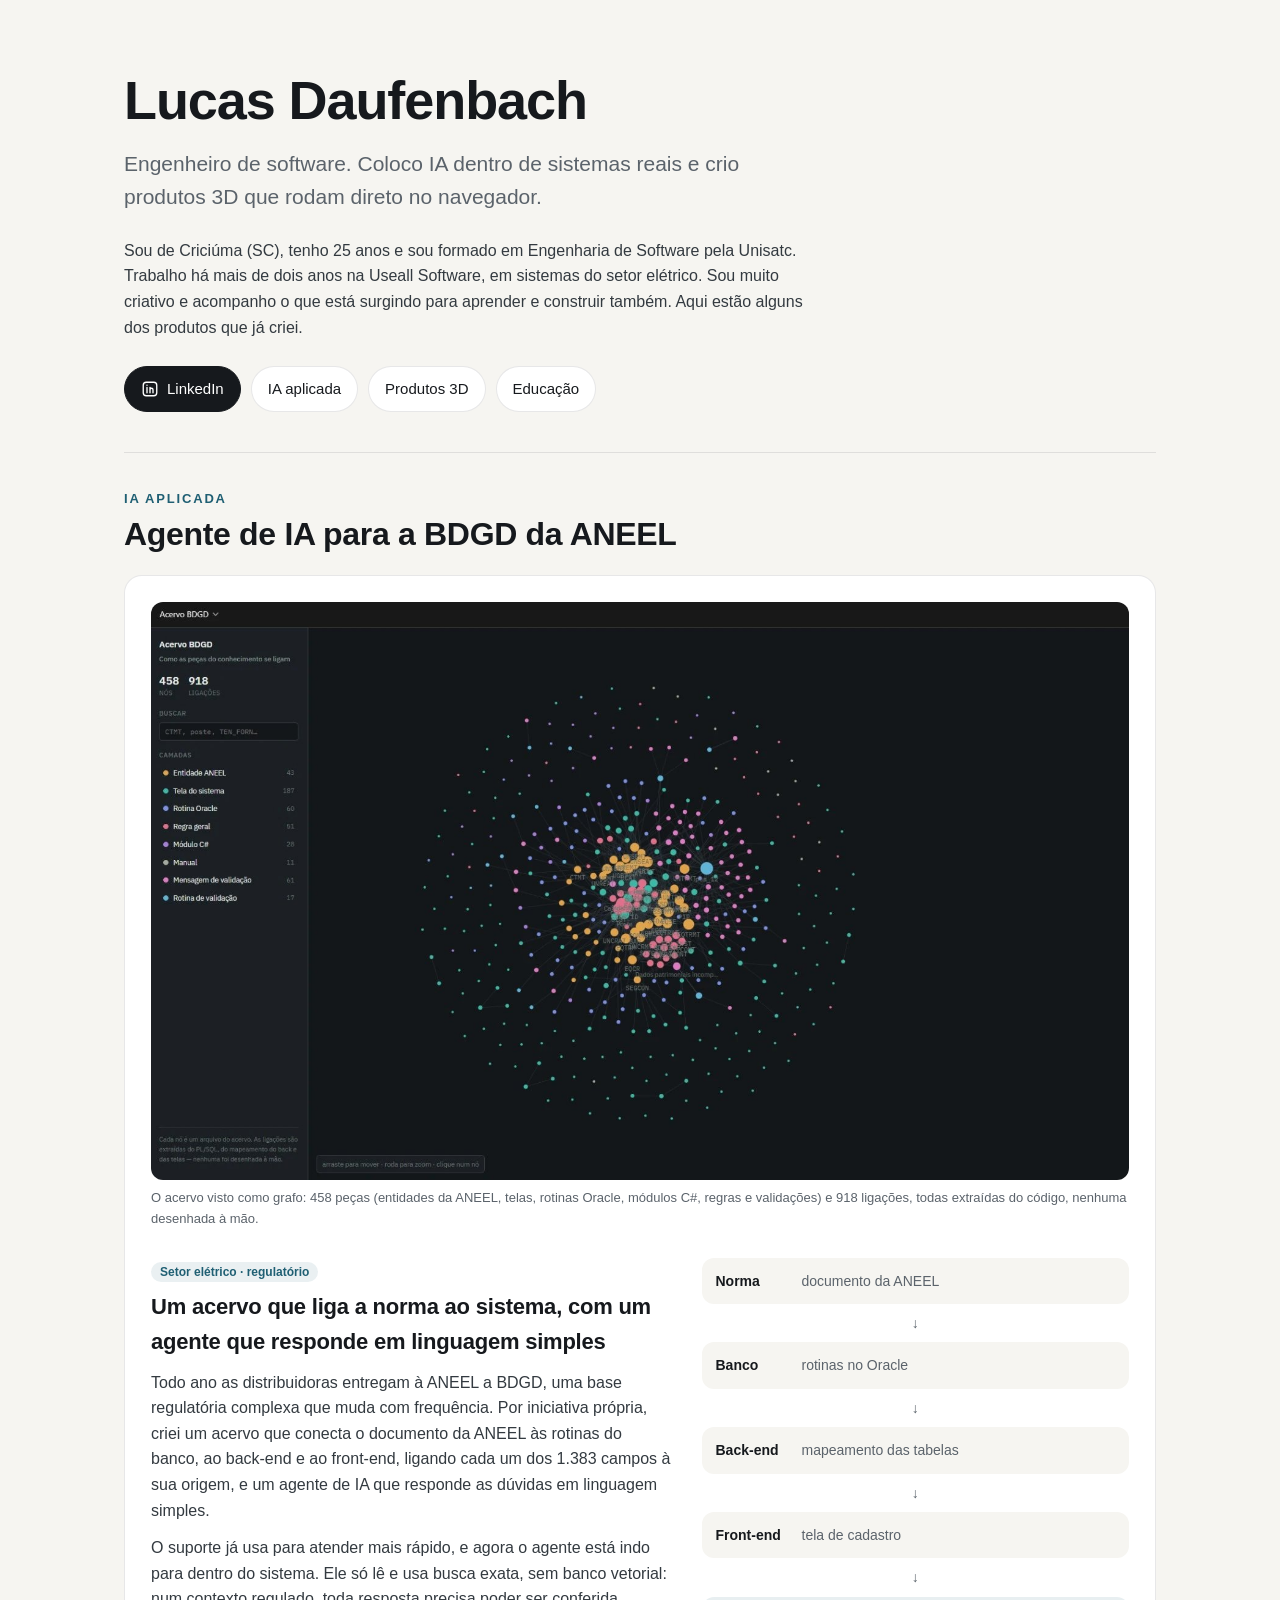
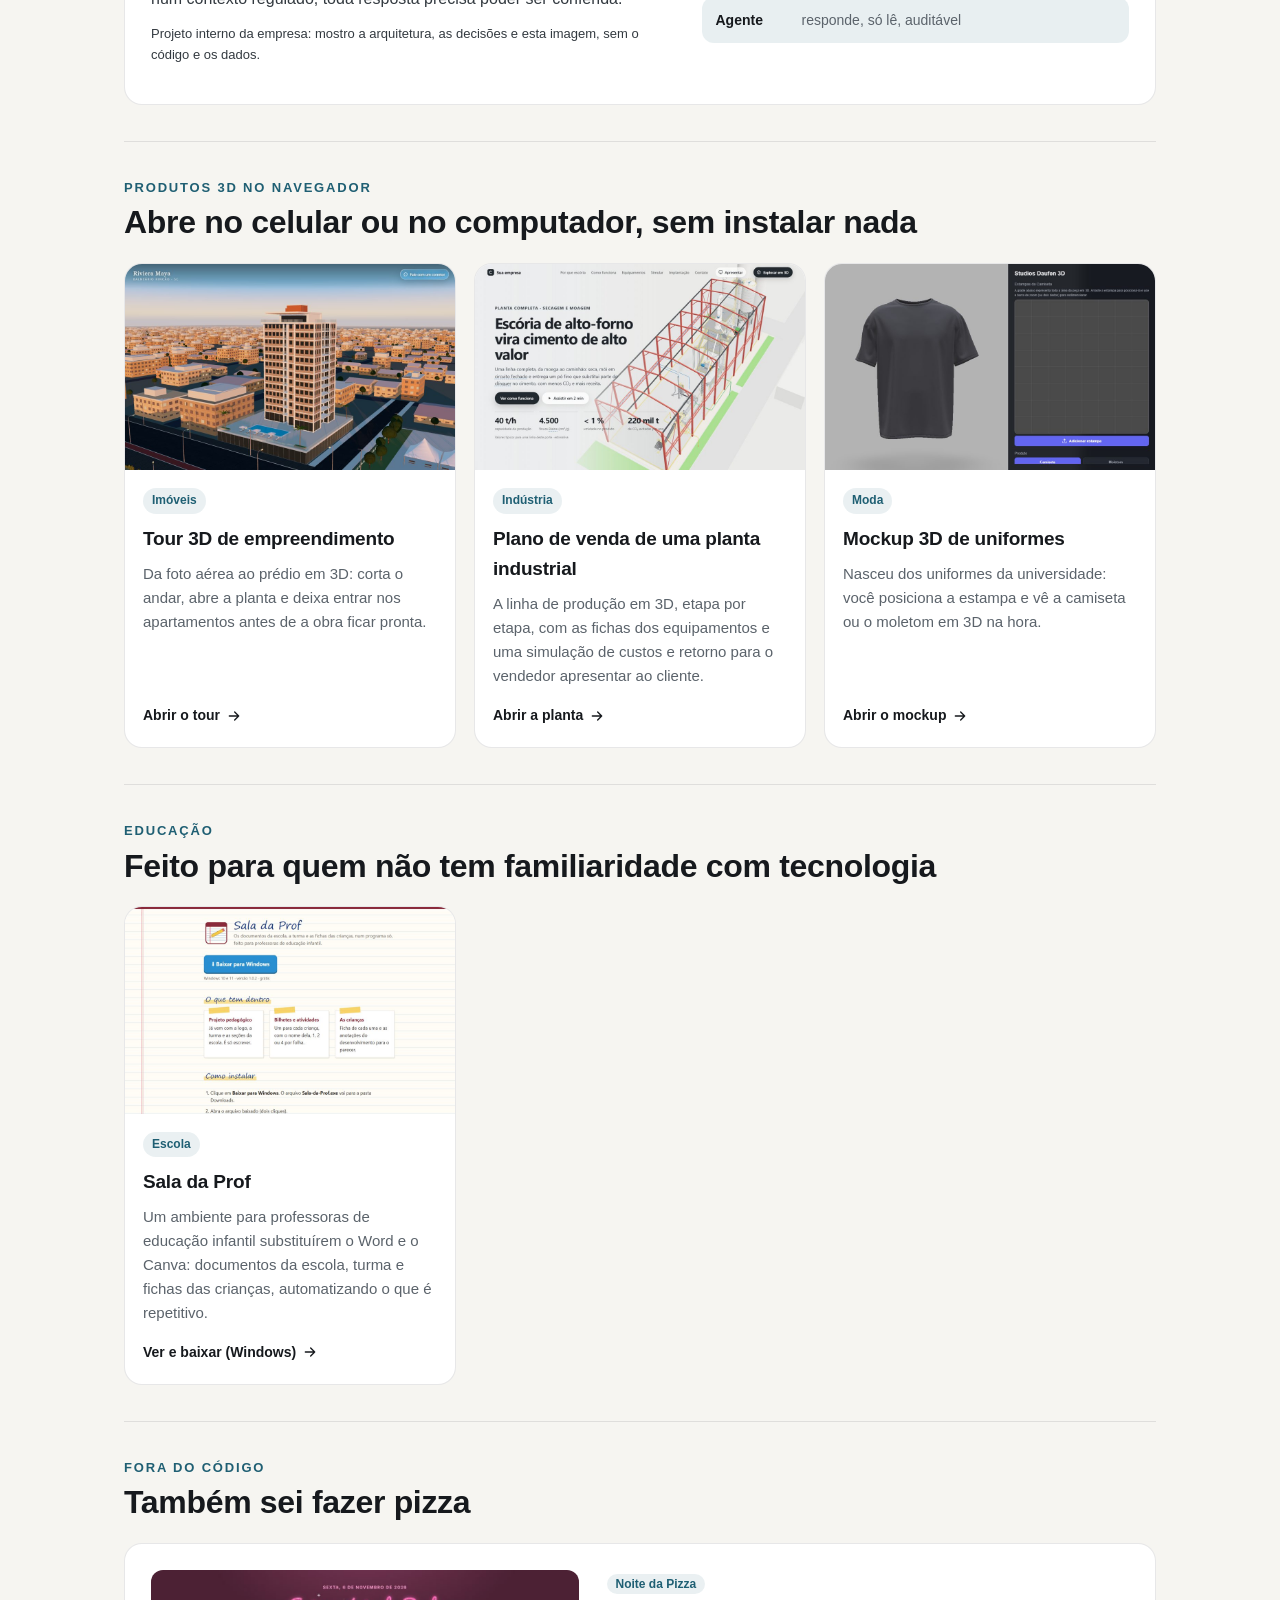
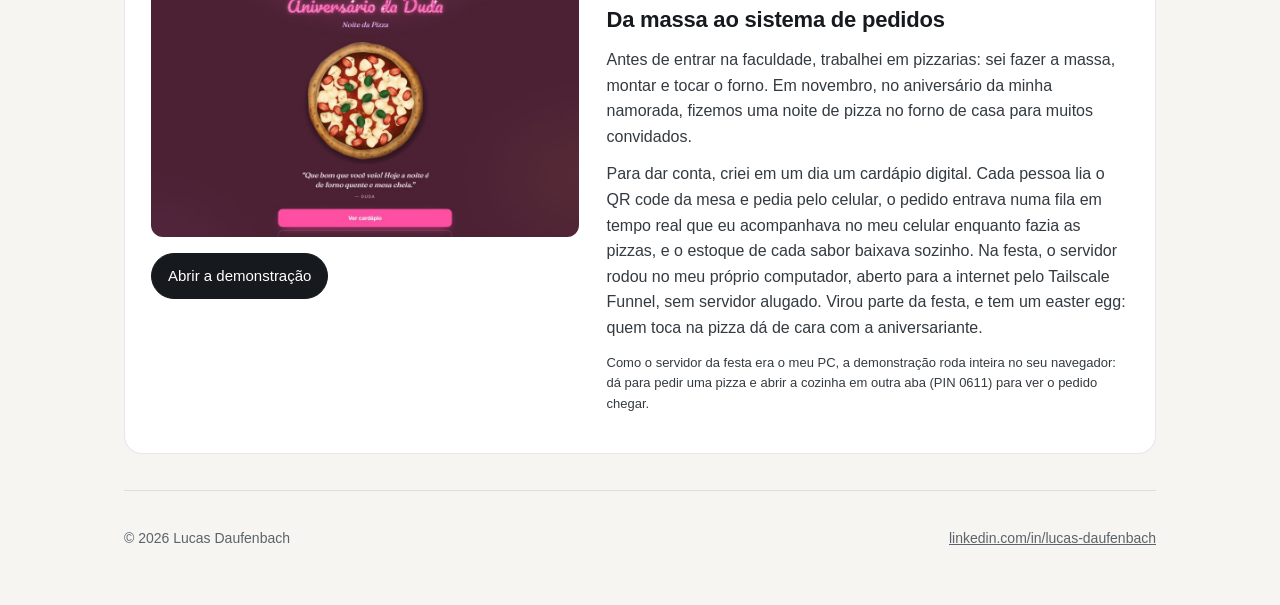
<file: index.html>
<!doctype html>
<html lang="pt-BR">
<head>
  <meta charset="utf-8" />
  <meta name="viewport" content="width=device-width, initial-scale=1, viewport-fit=cover" />
  <title>Lucas Daufenbach · Projetos</title>
  <meta name="description" content="Engenheiro de software. IA aplicada a sistemas reais e produtos 3D que rodam no navegador." />
  <meta name="theme-color" content="#f6f5f1" />
  <meta property="og:title" content="Lucas Daufenbach · Projetos" />
  <meta property="og:description" content="IA aplicada a sistemas reais e produtos 3D que rodam no navegador." />
  <meta property="og:image" content="capas/riviera.jpg" />
  <style>
    :root {
      --fundo: #f6f5f1;
      --cartao: #ffffff;
      --tinta: #16191d;
      --suave: #5b636b;
      --linha: rgba(22, 25, 29, 0.1);
      --destaque: #1f5f73; /* azul-petróleo, a única cor da página */
      --ui: -apple-system, BlinkMacSystemFont, 'SF Pro Text', 'Segoe UI', Roboto, 'Helvetica Neue', Arial, sans-serif;
    }
    * { box-sizing: border-box; }
    html { scroll-behavior: smooth; }
    body {
      margin: 0;
      background: var(--fundo);
      color: var(--tinta);
      font: 16px/1.6 var(--ui);
      -webkit-font-smoothing: antialiased;
    }
    a { color: inherit; }
    .pagina { max-width: 1080px; margin: 0 auto; padding: 0 24px; }

    /* ---------- topo ---------- */
    header.topo { padding: 72px 0 40px; display: grid; gap: 18px; }
    .nome { margin: 0; font-size: clamp(34px, 6vw, 54px); line-height: 1.05; letter-spacing: -0.02em; font-weight: 700; }
    .cargo { margin: 0; font-size: clamp(17px, 2.4vw, 21px); color: var(--suave); max-width: 640px; }
    .sobre { margin: 6px 0 0; max-width: 680px; color: #333a40; }
    .contatos { display: flex; flex-wrap: wrap; gap: 10px; margin-top: 8px; }
    .botao {
      display: inline-flex; align-items: center; gap: 8px;
      padding: 10px 16px; border-radius: 999px; border: 1px solid var(--linha);
      background: var(--cartao); text-decoration: none; font-size: 15px; font-weight: 500;
      transition: border-color 0.2s, transform 0.2s;
    }
    .botao:hover { border-color: var(--tinta); }
    .botao.cheio { background: var(--tinta); color: #fff; border-color: var(--tinta); }
    .botao svg { width: 18px; height: 18px; fill: none; stroke: currentColor; stroke-width: 1.8; stroke-linecap: round; stroke-linejoin: round; }

    /* ---------- seções ---------- */
    section { padding: 36px 0; border-top: 1px solid var(--linha); }
    .rotulo { margin: 0 0 6px; font-size: 13px; letter-spacing: 0.14em; text-transform: uppercase; color: var(--destaque); font-weight: 600; }
    h2 { margin: 0 0 22px; font-size: clamp(24px, 3.4vw, 32px); letter-spacing: -0.01em; line-height: 1.15; }

    /* ---------- cartões ---------- */
    .grade { display: grid; grid-template-columns: repeat(3, minmax(0, 1fr)); gap: 18px; }
    .cartao {
      display: flex; flex-direction: column; overflow: hidden;
      background: var(--cartao); border: 1px solid var(--linha); border-radius: 18px;
      text-decoration: none; transition: transform 0.25s ease, box-shadow 0.25s ease;
    }
    a.cartao:hover { transform: translateY(-3px); box-shadow: 0 14px 34px rgba(22, 25, 29, 0.1); }
    .cartao img { display: block; width: 100%; aspect-ratio: 16 / 10; object-fit: cover; background: #e9e7e1; }
    .corpo { display: flex; flex-direction: column; gap: 8px; padding: 18px 18px 20px; flex: 1; }
    .tag { align-self: flex-start; font-size: 12px; font-weight: 600; color: var(--destaque); background: rgba(31, 95, 115, 0.09); padding: 3px 9px; border-radius: 999px; }
    .cartao h3 { margin: 2px 0 0; font-size: 19px; letter-spacing: -0.01em; }
    .cartao p { margin: 0; color: var(--suave); font-size: 15px; }
    .abrir { margin-top: auto; padding-top: 8px; font-size: 14px; font-weight: 600; display: inline-flex; align-items: center; gap: 6px; }
    .abrir svg { width: 16px; height: 16px; fill: none; stroke: currentColor; stroke-width: 2; stroke-linecap: round; stroke-linejoin: round; transition: transform 0.2s; }
    a.cartao:hover .abrir svg { transform: translateX(3px); }

    /* projeto de IA: estudo de caso, sem link (é sistema interno da empresa) */
    .caso { display: grid; grid-template-columns: 1.1fr 0.9fr; gap: 28px; padding: 26px; background: var(--cartao); border: 1px solid var(--linha); border-radius: 18px; }
    .caso h3 { margin: 6px 0 10px; font-size: 22px; letter-spacing: -0.01em; }
    .caso p { margin: 0 0 12px; color: #333a40; }
    .camadas { display: grid; gap: 8px; align-content: start; }
    .camada { display: flex; align-items: center; gap: 12px; padding: 12px 14px; border-radius: 12px; background: var(--fundo); font-size: 14px; }
    .camada b { min-width: 74px; font-weight: 600; }
    .camada span { color: var(--suave); }
    .seta { justify-self: center; color: var(--suave); font-size: 14px; }
    .camada.agente { background: rgba(31, 95, 115, 0.1); }
    .caso.pizza { grid-template-columns: 0.9fr 1.1fr; align-items: start; }
    .pizza-lado { display: flex; flex-direction: column; align-items: flex-start; gap: 16px; }
    .pizza-lado img { display: block; width: 100%; border-radius: 12px; aspect-ratio: 16 / 10; object-fit: cover; }
    @media (max-width: 900px) { .caso.pizza { grid-template-columns: 1fr; } }
    .grafo { grid-column: 1 / -1; margin: 0; }
    .grafo img { display: block; width: 100%; border-radius: 12px; background: #1b1d20; }
    .grafo figcaption { margin-top: 8px; font-size: 13px; color: var(--suave); }
    .nota { font-size: 13px; color: var(--suave); margin-top: 4px; }

    footer { padding: 36px 0 56px; border-top: 1px solid var(--linha); color: var(--suave); font-size: 14px; display: flex; flex-wrap: wrap; justify-content: space-between; gap: 12px; }

    @media (max-width: 900px) {
      .grade { grid-template-columns: 1fr 1fr; }
      .caso { grid-template-columns: 1fr; }
    }
    @media (max-width: 600px) {
      .pagina { padding: 0 16px; }
      header.topo { padding: 48px 0 28px; }
      .grade { grid-template-columns: 1fr; }
      .caso { padding: 20px; }
    }
  </style>
</head>
<body>
  <div class="pagina">
    <header class="topo">
      <h1 class="nome">Lucas Daufenbach</h1>
      <p class="cargo">Engenheiro de software. Coloco IA dentro de sistemas reais e crio produtos 3D que rodam direto no navegador.</p>
      <p class="sobre">Sou de Criciúma (SC), tenho 25 anos e sou formado em Engenharia de Software pela Unisatc. Trabalho há mais de dois anos na Useall Software, em sistemas do setor elétrico. Sou muito criativo e acompanho o que está surgindo para aprender e construir também. Aqui estão alguns dos produtos que já criei.</p>
      <div class="contatos">
        <a class="botao cheio" href="https://www.linkedin.com/in/lucas-daufenbach" target="_blank" rel="noopener">
          <svg viewBox="0 0 24 24" aria-hidden="true"><rect x="3" y="3" width="18" height="18" rx="4"/><path d="M8 10v7M8 7v.01M12 17v-4a2 2 0 0 1 4 0v4M12 10v7"/></svg>
          LinkedIn
        </a>
        <a class="botao" href="#ia">IA aplicada</a>
        <a class="botao" href="#3d">Produtos 3D</a>
        <a class="botao" href="#educacao">Educação</a>
      </div>
    </header>

    <section id="ia">
      <p class="rotulo">IA aplicada</p>
      <h2>Agente de IA para a BDGD da ANEEL</h2>
      <div class="caso">
        <figure class="grafo">
          <img src="capas/acervo-bdgd.jpg" alt="Grafo do acervo da BDGD: 458 nós e 918 ligações entre entidades da ANEEL, telas, rotinas Oracle, módulos C#, regras e mensagens de validação" loading="lazy" />
          <figcaption>O acervo visto como grafo: 458 peças (entidades da ANEEL, telas, rotinas Oracle, módulos C#, regras e validações) e 918 ligações, todas extraídas do código, nenhuma desenhada à mão.</figcaption>
        </figure>
        <div>
          <span class="tag">Setor elétrico · regulatório</span>
          <h3>Um acervo que liga a norma ao sistema, com um agente que responde em linguagem simples</h3>
          <p>Todo ano as distribuidoras entregam à ANEEL a BDGD, uma base regulatória complexa que muda com frequência. Por iniciativa própria, criei um acervo que conecta o documento da ANEEL às rotinas do banco, ao back-end e ao front-end, ligando cada um dos 1.383 campos à sua origem, e um agente de IA que responde as dúvidas em linguagem simples.</p>
          <p>O suporte já usa para atender mais rápido, e agora o agente está indo para dentro do sistema. Ele só lê e usa busca exata, sem banco vetorial: num contexto regulado, toda resposta precisa poder ser conferida.</p>
          <p class="nota">Projeto interno da empresa: mostro a arquitetura, as decisões e esta imagem, sem o código e os dados.</p>
        </div>
        <div class="camadas" aria-label="Camadas que o acervo conecta">
          <div class="camada"><b>Norma</b><span>documento da ANEEL</span></div>
          <div class="seta">↓</div>
          <div class="camada"><b>Banco</b><span>rotinas no Oracle</span></div>
          <div class="seta">↓</div>
          <div class="camada"><b>Back-end</b><span>mapeamento das tabelas</span></div>
          <div class="seta">↓</div>
          <div class="camada"><b>Front-end</b><span>tela de cadastro</span></div>
          <div class="seta">↓</div>
          <div class="camada agente"><b>Agente</b><span>responde, só lê, auditável</span></div>
        </div>
      </div>
    </section>

    <section id="3d">
      <p class="rotulo">Produtos 3D no navegador</p>
      <h2>Abre no celular ou no computador, sem instalar nada</h2>
      <div class="grade">
        <a class="cartao" href="https://lucasdaufenbach.github.io/riviera-maya/" target="_blank" rel="noopener">
          <img src="capas/riviera.jpg" alt="Prédio Riviera Maya em 3D na orla de Balneário Rincão" loading="lazy" />
          <div class="corpo">
            <span class="tag">Imóveis</span>
            <h3>Tour 3D de empreendimento</h3>
            <p>Da foto aérea ao prédio em 3D: corta o andar, abre a planta e deixa entrar nos apartamentos antes de a obra ficar pronta.</p>
            <span class="abrir">Abrir o tour <svg viewBox="0 0 24 24" aria-hidden="true"><path d="M5 12h14M13 6l6 6-6 6"/></svg></span>
          </div>
        </a>
        <a class="cartao" href="https://lucasdaufenbach.github.io/moagem-escoria-3d/" target="_blank" rel="noopener">
          <img src="capas/planta.jpg" alt="Planta industrial de secagem e moagem em 3D" loading="lazy" />
          <div class="corpo">
            <span class="tag">Indústria</span>
            <h3>Plano de venda de uma planta industrial</h3>
            <p>A linha de produção em 3D, etapa por etapa, com as fichas dos equipamentos e uma simulação de custos e retorno para o vendedor apresentar ao cliente.</p>
            <span class="abrir">Abrir a planta <svg viewBox="0 0 24 24" aria-hidden="true"><path d="M5 12h14M13 6l6 6-6 6"/></svg></span>
          </div>
        </a>
        <a class="cartao" href="https://lucasdaufenbach.github.io/mockup3d/" target="_blank" rel="noopener">
          <img src="capas/mockup3d.jpg" alt="Camiseta em 3D com painel de estampas" loading="lazy" />
          <div class="corpo">
            <span class="tag">Moda</span>
            <h3>Mockup 3D de uniformes</h3>
            <p>Nasceu dos uniformes da universidade: você posiciona a estampa e vê a camiseta ou o moletom em 3D na hora.</p>
            <span class="abrir">Abrir o mockup <svg viewBox="0 0 24 24" aria-hidden="true"><path d="M5 12h14M13 6l6 6-6 6"/></svg></span>
          </div>
        </a>
      </div>
    </section>

    <section id="educacao">
      <p class="rotulo">Educação</p>
      <h2>Feito para quem não tem familiaridade com tecnologia</h2>
      <div class="grade">
        <a class="cartao" href="https://sala-da-prof.app-professora.workers.dev/" target="_blank" rel="noopener">
          <img src="capas/sala-da-prof.jpg" alt="Página da Sala da Prof" loading="lazy" />
          <div class="corpo">
            <span class="tag">Escola</span>
            <h3>Sala da Prof</h3>
            <p>Um ambiente para professoras de educação infantil substituírem o Word e o Canva: documentos da escola, turma e fichas das crianças, automatizando o que é repetitivo.</p>
            <span class="abrir">Ver e baixar (Windows) <svg viewBox="0 0 24 24" aria-hidden="true"><path d="M5 12h14M13 6l6 6-6 6"/></svg></span>
          </div>
        </a>
      </div>
    </section>

    <section id="pizza">
      <p class="rotulo">Fora do código</p>
      <h2>Também sei fazer pizza</h2>
      <div class="caso pizza">
        <div class="pizza-lado">
          <img src="capas/pizza.jpg" alt="Tela inicial do cardápio digital da Noite da Pizza, com uma pizza margherita" loading="lazy" />
          <a class="botao cheio" href="noite-da-pizza/" target="_blank" rel="noopener">Abrir a demonstração</a>
        </div>
        <div>
          <span class="tag">Noite da Pizza</span>
          <h3>Da massa ao sistema de pedidos</h3>
          <p>Antes de entrar na faculdade, trabalhei em pizzarias: sei fazer a massa, montar e tocar o forno. Em novembro, no aniversário da minha namorada, fizemos uma noite de pizza no forno de casa para muitos convidados.</p>
          <p>Para dar conta, criei em um dia um cardápio digital. Cada pessoa lia o QR code da mesa e pedia pelo celular, o pedido entrava numa fila em tempo real que eu acompanhava no meu celular enquanto fazia as pizzas, e o estoque de cada sabor baixava sozinho. Na festa, o servidor rodou no meu próprio computador, aberto para a internet pelo Tailscale Funnel, sem servidor alugado. Virou parte da festa, e tem um easter egg: quem toca na pizza dá de cara com a aniversariante.</p>
          <p class="nota">Como o servidor da festa era o meu PC, a demonstração roda inteira no seu navegador: dá para pedir uma pizza e abrir a cozinha em outra aba (PIN 0611) para ver o pedido chegar.</p>        </div>
      </div>
    </section>

    <footer>
      <span>© 2026 Lucas Daufenbach</span>
      <a href="https://www.linkedin.com/in/lucas-daufenbach" target="_blank" rel="noopener">linkedin.com/in/lucas-daufenbach</a>
    </footer>
  </div>
</body>
</html>
</file>
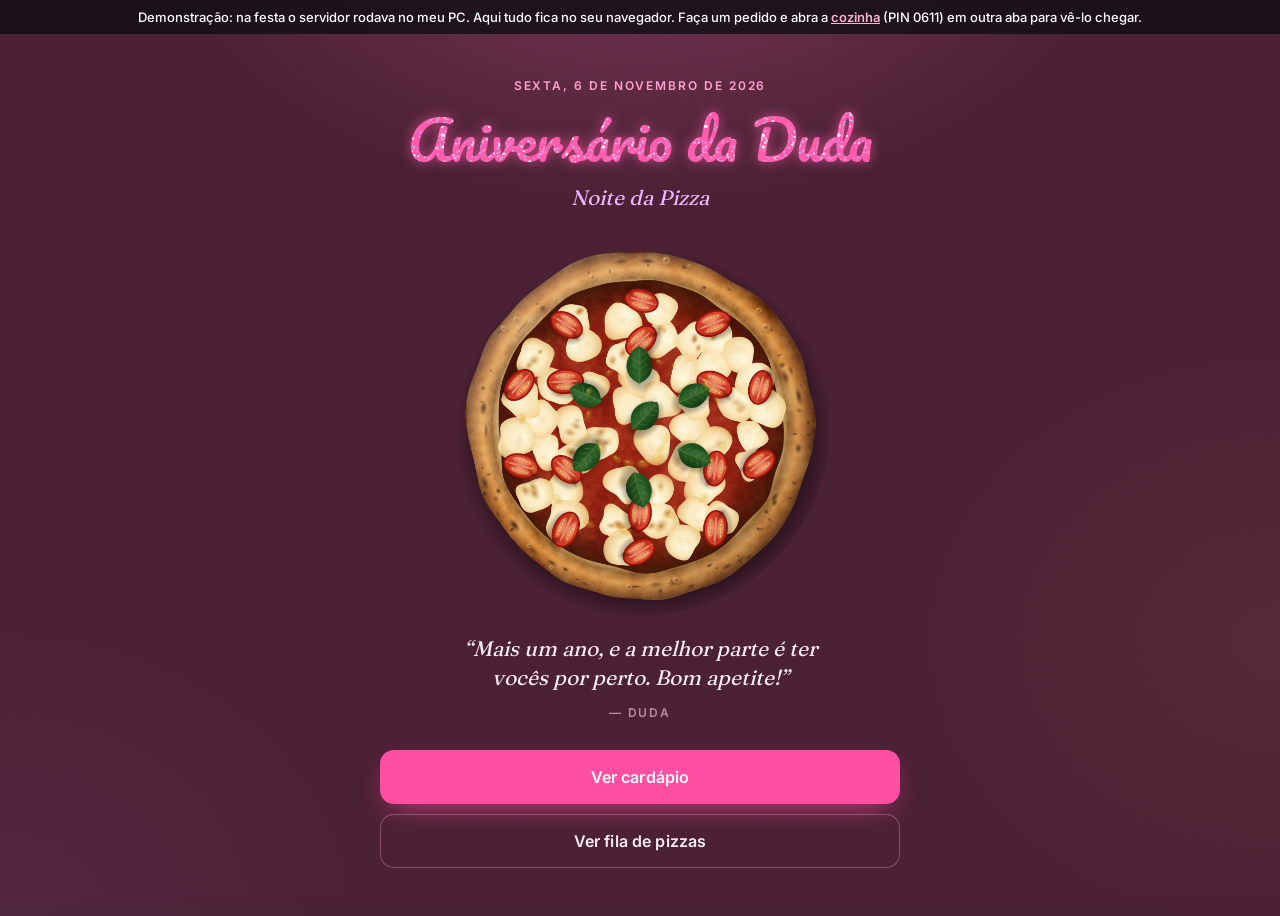
<file: noite-da-pizza/index.html>
<!doctype html>
<html lang="pt-BR">
  <head>
    <meta charset="UTF-8" />
    <meta name="viewport" content="width=device-width, initial-scale=1, viewport-fit=cover" />
    <meta name="theme-color" content="#4a2033" />
    <meta name="color-scheme" content="dark" />
    <style>html,body{background:#4a2033}</style>
    <title>Noite da Pizza da Duda</title>
    <link rel="icon" href="data:image/svg+xml,<svg xmlns='http://www.w3.org/2000/svg' viewBox='0 0 100 100'><text y='.9em' font-size='90'>🍕</text></svg>" />
    <script type="module" crossorigin src="./assets/index-CvBkHsvO.js"></script>
    <link rel="stylesheet" crossorigin href="./assets/index-D5sr0v0d.css">
  </head>
  <body>
    <div id="raiz"></div>
  </body>
</html>
</file>
<file: noite-da-pizza/assets/index-D5sr0v0d.css>
@font-face{font-family:Fraunces Variable;font-style:normal;font-display:swap;font-weight:100 900;src:url(./fraunces-vietnamese-wght-normal-CnvboYUG.woff2) format("woff2-variations");unicode-range:U+0102-0103,U+0110-0111,U+0128-0129,U+0168-0169,U+01A0-01A1,U+01AF-01B0,U+0300-0301,U+0303-0304,U+0308-0309,U+0323,U+0329,U+1EA0-1EF9,U+20AB}@font-face{font-family:Fraunces Variable;font-style:normal;font-display:swap;font-weight:100 900;src:url(./fraunces-latin-ext-wght-normal-Ca2vKHc0.woff2) format("woff2-variations");unicode-range:U+0100-02BA,U+02BD-02C5,U+02C7-02CC,U+02CE-02D7,U+02DD-02FF,U+0304,U+0308,U+0329,U+1D00-1DBF,U+1E00-1E9F,U+1EF2-1EFF,U+2020,U+20A0-20AB,U+20AD-20C0,U+2113,U+2C60-2C7F,U+A720-A7FF}@font-face{font-family:Fraunces Variable;font-style:normal;font-display:swap;font-weight:100 900;src:url(./fraunces-latin-wght-normal-ukD16Tqj.woff2) format("woff2-variations");unicode-range:U+0000-00FF,U+0131,U+0152-0153,U+02BB-02BC,U+02C6,U+02DA,U+02DC,U+0304,U+0308,U+0329,U+2000-206F,U+20AC,U+2122,U+2191,U+2193,U+2212,U+2215,U+FEFF,U+FFFD}@font-face{font-family:Inter Variable;font-style:normal;font-display:swap;font-weight:100 900;src:url(./inter-cyrillic-ext-wght-normal-BOeWTOD4.woff2) format("woff2-variations");unicode-range:U+0460-052F,U+1C80-1C8A,U+20B4,U+2DE0-2DFF,U+A640-A69F,U+FE2E-FE2F}@font-face{font-family:Inter Variable;font-style:normal;font-display:swap;font-weight:100 900;src:url(./inter-cyrillic-wght-normal-DqGufNeO.woff2) format("woff2-variations");unicode-range:U+0301,U+0400-045F,U+0490-0491,U+04B0-04B1,U+2116}@font-face{font-family:Inter Variable;font-style:normal;font-display:swap;font-weight:100 900;src:url(./inter-greek-ext-wght-normal-DlzME5K_.woff2) format("woff2-variations");unicode-range:U+1F00-1FFF}@font-face{font-family:Inter Variable;font-style:normal;font-display:swap;font-weight:100 900;src:url(./inter-greek-wght-normal-CkhJZR-_.woff2) format("woff2-variations");unicode-range:U+0370-0377,U+037A-037F,U+0384-038A,U+038C,U+038E-03A1,U+03A3-03FF}@font-face{font-family:Inter Variable;font-style:normal;font-display:swap;font-weight:100 900;src:url(./inter-vietnamese-wght-normal-CBcvBZtf.woff2) format("woff2-variations");unicode-range:U+0102-0103,U+0110-0111,U+0128-0129,U+0168-0169,U+01A0-01A1,U+01AF-01B0,U+0300-0301,U+0303-0304,U+0308-0309,U+0323,U+0329,U+1EA0-1EF9,U+20AB}@font-face{font-family:Inter Variable;font-style:normal;font-display:swap;font-weight:100 900;src:url(./inter-latin-ext-wght-normal-DO1Apj_S.woff2) format("woff2-variations");unicode-range:U+0100-02BA,U+02BD-02C5,U+02C7-02CC,U+02CE-02D7,U+02DD-02FF,U+0304,U+0308,U+0329,U+1D00-1DBF,U+1E00-1E9F,U+1EF2-1EFF,U+2020,U+20A0-20AB,U+20AD-20C0,U+2113,U+2C60-2C7F,U+A720-A7FF}@font-face{font-family:Inter Variable;font-style:normal;font-display:swap;font-weight:100 900;src:url(./inter-latin-wght-normal-Dx4kXJAl.woff2) format("woff2-variations");unicode-range:U+0000-00FF,U+0131,U+0152-0153,U+02BB-02BC,U+02C6,U+02DA,U+02DC,U+0304,U+0308,U+0329,U+2000-206F,U+20AC,U+2122,U+2191,U+2193,U+2212,U+2215,U+FEFF,U+FFFD}@font-face{font-family:Pacifico;font-style:normal;font-display:swap;font-weight:400;src:url(./pacifico-cyrillic-ext-400-normal-BuyJL26e.woff2) format("woff2"),url(./pacifico-cyrillic-ext-400-normal-BH1b5rOk.woff) format("woff");unicode-range:U+0460-052F,U+1C80-1C8A,U+20B4,U+2DE0-2DFF,U+A640-A69F,U+FE2E-FE2F}@font-face{font-family:Pacifico;font-style:normal;font-display:swap;font-weight:400;src:url(./pacifico-cyrillic-400-normal-DS5_g9Hw.woff2) format("woff2"),url(./pacifico-cyrillic-400-normal-BtlfDWif.woff) format("woff");unicode-range:U+0301,U+0400-045F,U+0490-0491,U+04B0-04B1,U+2116}@font-face{font-family:Pacifico;font-style:normal;font-display:swap;font-weight:400;src:url(./pacifico-vietnamese-400-normal-CNs27uJ4.woff2) format("woff2"),url(./pacifico-vietnamese-400-normal-CLnUcRoK.woff) format("woff");unicode-range:U+0102-0103,U+0110-0111,U+0128-0129,U+0168-0169,U+01A0-01A1,U+01AF-01B0,U+0300-0301,U+0303-0304,U+0308-0309,U+0323,U+0329,U+1EA0-1EF9,U+20AB}@font-face{font-family:Pacifico;font-style:normal;font-display:swap;font-weight:400;src:url(./pacifico-latin-ext-400-normal-Ba3kv-va.woff2) format("woff2"),url(./pacifico-latin-ext-400-normal-nyRvH6_c.woff) format("woff");unicode-range:U+0100-02BA,U+02BD-02C5,U+02C7-02CC,U+02CE-02D7,U+02DD-02FF,U+0304,U+0308,U+0329,U+1D00-1DBF,U+1E00-1E9F,U+1EF2-1EFF,U+2020,U+20A0-20AB,U+20AD-20C0,U+2113,U+2C60-2C7F,U+A720-A7FF}@font-face{font-family:Pacifico;font-style:normal;font-display:swap;font-weight:400;src:url(./pacifico-latin-400-normal-7HIToT7q.woff2) format("woff2"),url(./pacifico-latin-400-normal-DArfF-vd.woff) format("woff");unicode-range:U+0000-00FF,U+0131,U+0152-0153,U+02BB-02BC,U+02C6,U+02DA,U+02DC,U+0304,U+0308,U+0329,U+2000-206F,U+20AC,U+2122,U+2191,U+2193,U+2212,U+2215,U+FEFF,U+FFFD}:root{--fundo: #120d0b;--fundo-2: #1a1411;--superficie: #201915;--linha: rgb(255 236 214 / .09);--linha-forte: rgb(255 236 214 / .16);--texto: #f4ebdf;--texto-2: #b9a998;--texto-3: #85766a;--ocre: #e2a54e;--ocre-claro: #f2c987;--tomate: #d4462f;--tomate-escuro: #a83220;--verde: #8fbf7a;--serifa: "Fraunces Variable", Georgia, serif;--sans: "Inter Variable", system-ui, -apple-system, sans-serif;color-scheme:dark}*{box-sizing:border-box}html,body{margin:0;max-width:100%;overflow-x:clip;-webkit-text-size-adjust:100%}img,canvas,svg{max-width:100%}body{font-family:var(--sans);color:var(--texto);background:var(--fundo);-webkit-tap-highlight-color:transparent;-webkit-font-smoothing:antialiased}a{color:var(--ocre-claro)}button{font:inherit;cursor:pointer}h1,h2,h3{font-family:var(--serifa);font-weight:500;line-height:1.08;margin:0;font-variation-settings:"opsz" 144,"SOFT" 30}.tema-convidado{--fundo: #4a2033;--fundo-2: #552539;--superficie: #5c2a40;--linha: rgb(255 220 236 / .13);--linha-forte: rgb(255 220 236 / .24);--texto-2: #e3c6d2;--texto-3: #c39aab;min-height:100dvh;overflow-x:clip;background:radial-gradient(700px 460px at 50% -120px,rgb(255 120 185 / .28),transparent 70%),radial-gradient(520px 420px at 100% 70%,rgb(226 165 78 / .07),transparent 70%),radial-gradient(520px 420px at 0% 100%,rgb(201 160 255 / .06),transparent 70%),var(--fundo)}.tema-convidado:before{content:"";position:fixed;top:0;right:0;bottom:0;left:0;pointer-events:none;opacity:.07;background-image:url("data:image/svg+xml,%3Csvg xmlns='http://www.w3.org/2000/svg' width='160' height='160'%3E%3Cfilter id='n'%3E%3CfeTurbulence type='fractalNoise' baseFrequency='0.85' numOctaves='2' stitchTiles='stitch'/%3E%3C/filter%3E%3Crect width='100%25' height='100%25' filter='url(%23n)'/%3E%3C/svg%3E");mix-blend-mode:overlay;z-index:0}.tema-convidado>*{position:relative;z-index:1}.pagina{max-width:560px;margin:0 auto;padding:0 20px calc(40px + env(safe-area-inset-bottom))}.aviso-conexao{position:fixed;top:0;left:0;right:0;z-index:70;background:#3a2a1f;color:var(--ocre-claro);font-size:13px;text-align:center;padding:calc(6px + env(safe-area-inset-top)) 12px 6px}.sobretitulo{margin:0 0 10px;font-size:12px;font-weight:600;letter-spacing:.16em;text-transform:uppercase;color:var(--ocre)}.nota{font-size:13px;line-height:1.5;color:var(--texto-3)}.vazio{color:var(--texto-2);padding:8px 0}.erro{color:#ff8f7a;font-weight:600}.acoes{display:flex;flex-direction:column;gap:10px;margin:8px 0}.botao{display:flex;align-items:center;justify-content:center;min-height:54px;padding:0 24px;border-radius:14px;border:0;font-weight:600;font-size:16px;letter-spacing:.01em;text-decoration:none;transition:transform .12s ease,background .2s}.botao:active{transform:scale(.98)}.botao:disabled{opacity:.55}.botao-principal{background:var(--tomate);color:#fff;box-shadow:0 10px 30px -12px #d4462fcc}.botao-contorno{background:transparent;color:var(--texto);box-shadow:inset 0 0 0 1px var(--linha-forte)}.botao-texto{border:0;background:none;color:var(--texto-2);font-size:14px;padding:10px 14px}.largo{width:100%}.capa{text-align:center;padding-top:calc(44px + env(safe-area-inset-top))}.titulo-glitter{position:relative;display:inline-block;font-family:Pacifico,cursive;font-weight:400;font-variation-settings:normal;font-size:clamp(24px,9.4vw,54px);line-height:1.35;white-space:nowrap}.glitter-texto{display:inline-block;padding:0 .12em;color:transparent;background-color:#ff8cc6;background-size:160px 160px;-webkit-background-clip:text;background-clip:text;filter:drop-shadow(0 0 6px rgb(255 92 173 / .65));animation:purpurina 6s linear infinite}@keyframes purpurina{to{background-position:160px 80px}}.brilhos{position:absolute;top:0;right:0;bottom:0;left:0;pointer-events:none}.estrela{position:absolute;background:#fff;clip-path:polygon(50% 0,60% 40%,100% 50%,60% 60%,50% 100%,40% 60%,0 50%,40% 40%);filter:drop-shadow(0 0 3px #ffb3e6);opacity:0;animation:piscar 1.8s ease-in-out infinite}@keyframes piscar{0%,to{opacity:0;transform:scale(.2) rotate(0)}50%{opacity:1;transform:scale(1) rotate(90deg)}}.virar{display:block;width:min(84vw,380px);aspect-ratio:1;margin:26px auto 18px;padding:0;border:0;background:none;perspective:1200px;-webkit-tap-highlight-color:transparent}.virar-miolo{position:relative;display:block;width:100%;height:100%;transform-style:preserve-3d;transition:transform .8s cubic-bezier(.3,1.35,.5,1)}.virar.virada .virar-miolo{transform:rotateY(180deg)}.face{position:absolute;top:0;right:0;bottom:0;left:0;display:block;border-radius:50%;overflow:hidden;-webkit-backface-visibility:hidden;backface-visibility:hidden}.face.verso{transform:rotateY(180deg);overflow:visible}.face.frente,.face.verso{transition:visibility 0s linear .11s}.face.verso,.virar.virada .face.frente{visibility:hidden}.virar.virada .face.verso{visibility:visible}.duda-flutua{position:absolute;top:2%;right:2%;bottom:2%;left:2%;display:block;animation:flutuar 3.2s ease-in-out infinite}.duda-recorte{display:block;width:100%;height:100%;object-fit:contain;user-select:none;-webkit-user-select:none;filter:drop-shadow(0 0 2px #fff) drop-shadow(0 0 6px #ff5cad) drop-shadow(0 0 16px rgb(201 160 255 / .8))}.foto-vazia{position:absolute;top:4%;right:4%;bottom:4%;left:4%;display:flex;align-items:center;justify-content:center;border-radius:50%;background:#4a1240;color:#ffd1ec;font-family:Pacifico,cursive;font-size:24px}@keyframes flutuar{50%{transform:translateY(-8px)}}.home-pizza-pagina .sobretitulo{color:#ff9fd2}.home-pizza-pagina .capa-sub{color:#e9b6ff}.home-pizza-pagina .recado blockquote{color:#fbeef5}.home-pizza-pagina .recado figcaption{color:#b98aa5}.home-pizza-pagina .botao-principal{background:#ff4fa3;color:#fff;box-shadow:0 10px 30px -12px #ff4fa3d9}.home-pizza-pagina .botao-contorno{color:#fbeef5;box-shadow:inset 0 0 0 1px #ff9fd259}.tema-convidado:after{content:"";position:fixed;top:0;right:0;bottom:0;left:0;pointer-events:none;z-index:0;opacity:0;transition:opacity .7s ease;background:radial-gradient(520px 420px at 15% 8%,rgb(255 92 173 / .45),transparent 70%),radial-gradient(520px 460px at 90% 40%,rgb(201 160 255 / .38),transparent 70%),radial-gradient(600px 500px at 30% 100%,rgb(154 215 255 / .25),transparent 70%),linear-gradient(180deg,#3a0d33,#24081f)}.home-duda .tema-convidado:after{opacity:1}.home-duda-pagina{position:relative}.brilhos-tela{position:fixed;z-index:0}.home-duda-pagina .sobretitulo{color:#ffd1ec}.home-duda-pagina .capa-sub{color:#ffb3e6}.home-duda-pagina .recado blockquote{color:#fff3fa}.home-duda-pagina .recado figcaption{color:#ff9fd2}.home-duda-pagina .botao-principal{background:linear-gradient(100deg,#ff5cad,#e08cff 55%,#9ad7ff);color:#3a0d33;box-shadow:0 10px 34px -10px #ff5cade6}.home-duda-pagina .botao-contorno{color:#ffe3f3;box-shadow:inset 0 0 0 1.5px #ffb3e699}.sobretitulo,.capa-sub,.recado,.recado blockquote,.recado figcaption,.botao{transition:color .5s,background .5s,box-shadow .5s,transform .12s ease}.capa-sub{margin:8px 0 0;font-family:var(--serifa);font-style:italic;font-size:21px;color:var(--ocre-claro)}.capa-pizza{width:min(84vw,380px);aspect-ratio:1;margin:26px auto 18px}.pizza-img{display:block;width:100%;height:auto;user-select:none;-webkit-user-select:none}.girando{animation:girar 90s linear infinite}.capa-pizza,.linha-mini,.pedido-foto,.estoque-foto,.enviado-pizza{border-radius:50%;overflow:hidden}@keyframes girar{to{transform:rotate(360deg)}}.recado{margin:0 auto 30px;max-width:400px}.recado blockquote{margin:0;font-family:var(--serifa);font-style:italic;font-size:21px;line-height:1.4;color:var(--texto)}.recado blockquote:before{content:"“"}.recado blockquote:after{content:"”"}.recado figcaption{margin-top:12px;font-size:12px;font-weight:600;letter-spacing:.16em;text-transform:uppercase;color:var(--texto-3)}.recado figcaption:before{content:"— "}.massa{margin-top:48px;padding-top:36px;border-top:1px solid var(--linha)}.massa h2{font-size:34px;margin-bottom:14px}.massa h3{font-family:var(--sans);font-size:12px;font-weight:600;letter-spacing:.16em;text-transform:uppercase;color:var(--texto-3);margin:26px 0 10px}.massa p{line-height:1.65;color:var(--texto-2);margin:0 0 12px}.massa-frase{font-family:var(--serifa);font-style:italic;font-size:20px;color:var(--texto)!important;margin-top:18px!important}.lista-base{list-style:none;padding:0;margin:0 0 10px}.lista-base li{padding:11px 0;border-bottom:1px solid var(--linha);color:var(--texto)}.topo{position:sticky;top:0;z-index:10;display:grid;grid-template-columns:40px 1fr auto;align-items:center;gap:10px;margin:0 -20px;padding:calc(10px + env(safe-area-inset-top)) 20px 10px;background:#4a2033db;backdrop-filter:blur(14px);-webkit-backdrop-filter:blur(14px);border-bottom:1px solid var(--linha)}.topo-voltar{display:grid;place-items:center;width:40px;height:40px;border-radius:12px;color:var(--texto);box-shadow:inset 0 0 0 1px var(--linha-forte)}.topo-titulo{font-weight:600;font-size:15px;color:var(--texto-2)}.link-topo{font-weight:600;font-size:14px;text-decoration:none;padding:9px 14px;border-radius:12px;color:var(--texto);box-shadow:inset 0 0 0 1px var(--linha-forte)}.cabecalho{padding:26px 0 8px}.cabecalho h1{font-size:38px;letter-spacing:-.02em}.cabecalho p{margin:10px 0 0;line-height:1.55;color:var(--texto-2);font-size:15px}.menu{list-style:none;padding:0;margin:14px 0 0}.menu li{border-top:1px solid var(--linha)}.menu li:last-child{border-bottom:1px solid var(--linha)}.menu-item{display:grid;grid-template-columns:112px 1fr;gap:18px;align-items:center;padding:18px 0;color:inherit;text-decoration:none}.menu-foto{width:112px;height:112px}.menu-texto h2{font-size:23px;letter-spacing:-.01em}.menu-ingredientes{margin:6px 0 10px;font-size:14px;line-height:1.45;color:var(--texto-2)}.menu-meta{margin:0;display:flex;flex-wrap:wrap;gap:4px 14px;font-size:13px;font-weight:600}.meta-ok{color:var(--verde)}.meta-esgotado{color:var(--texto-3);text-transform:uppercase;letter-spacing:.1em}.meta-fila{color:var(--ocre)}.menu li.esgotado .menu-foto{filter:grayscale(1) brightness(.55)}.menu li.esgotado h2,.menu li.esgotado .menu-ingredientes{color:var(--texto-3)}.montagem{margin:0 -20px;padding:18px 20px 4px}.montagem-palco{width:min(100%,440px);aspect-ratio:1;margin:0 auto}.pizza-cena{display:block;width:100%;height:100%}.sequencia{max-width:440px;margin:16px auto 0;display:grid;grid-template-columns:1fr auto;grid-template-areas:"barra barra" "legenda botao";align-items:end;gap:12px 12px}.sequencia-barra{grid-area:barra;display:flex;gap:4px}.sequencia-barra span{position:relative;flex:1;height:3px;border-radius:2px;background:var(--linha-forte);overflow:hidden}.sequencia-barra span:after{content:"";position:absolute;top:0;right:0;bottom:0;left:0;background:var(--ocre-claro);transform:scaleX(0);transform-origin:left}.sequencia-barra span.feita:after{transform:scaleX(1)}.sequencia-barra span.atual:after{animation:encher var(--dur, .6s) linear forwards}.sequencia-barra span.forno:after{background:#ff8a3d}@keyframes encher{to{transform:scaleX(1)}}.sequencia-legenda{grid-area:legenda;min-height:50px;display:flex;flex-direction:column;justify-content:flex-end}.sequencia-num{font-size:11px;font-weight:600;letter-spacing:.16em;text-transform:uppercase;color:var(--texto-3)}.sequencia-nome{margin-top:3px;font-family:var(--serifa);font-size:21px;line-height:1.2;color:var(--texto);animation:legenda .25s ease}@keyframes legenda{0%{opacity:0;transform:translateY(6px)}}.sequencia-botao{grid-area:botao;padding:6px 0 4px 10px;white-space:nowrap}.sabor-info h1{font-size:40px;letter-spacing:-.02em;margin:18px 0 8px}.sabor-descricao{font-size:17px;line-height:1.55;color:var(--texto-2);margin:0 0 12px}.ingredientes{display:grid;grid-template-columns:1fr 1fr;gap:24px;margin:26px 0 20px;padding-top:20px;border-top:1px solid var(--linha)}.ingredientes h3{font-family:var(--sans);font-size:12px;font-weight:600;letter-spacing:.16em;text-transform:uppercase;color:var(--texto-3);margin-bottom:10px}.ingredientes ul{list-style:none;margin:0;padding:0;line-height:1.5;color:var(--texto-2)}.ingredientes li{padding:3px 0}.lista-destaque li{color:var(--texto);font-weight:500}.aviso-suave{padding:14px 16px;border-radius:14px;background:#e2a54e1a;box-shadow:inset 0 0 0 1px #e2a54e40;color:var(--ocre-claro);line-height:1.5;font-size:15px}.barra-pedido{position:sticky;bottom:0;margin:0 -20px;padding:14px 20px calc(14px + env(safe-area-inset-bottom));background:linear-gradient(rgb(74 32 51 / 0),var(--fundo) 35%)}.limite{margin:0;padding:14px 16px;border-radius:14px;background:var(--superficie);color:var(--texto-2);text-align:center;line-height:1.5}.folha-fundo{position:fixed;top:0;right:0;bottom:0;left:0;z-index:40;display:flex;align-items:flex-end;justify-content:center;background:#0009;animation:aparecer .15s ease}.folha{width:100%;max-width:560px;padding:26px 22px calc(22px + env(safe-area-inset-bottom));background:var(--fundo-2);border-radius:22px 22px 0 0;box-shadow:0 -1px 0 var(--linha-forte);animation:subir .22s cubic-bezier(.2,.9,.3,1.05)}.folha h2{font-size:26px;margin-bottom:8px}.folha p{line-height:1.55;color:var(--texto-2)}@keyframes aparecer{0%{opacity:0}}@keyframes subir{0%{transform:translateY(40%)}}.enviado{max-width:560px;margin:0 auto;min-height:100dvh;padding:calc(30px + env(safe-area-inset-top)) 20px calc(30px + env(safe-area-inset-bottom));display:flex;flex-direction:column;justify-content:center;text-align:center;animation:aparecer .4s ease}.enviado-pizza{width:min(78vw,340px);margin:0 auto 24px;animation:pousar .7s cubic-bezier(.2,.9,.3,1.05)}@keyframes pousar{0%{transform:scale(.85) rotate(-25deg);opacity:0}}.enviado h2{font-size:40px}.enviado-texto{font-size:18px;color:var(--texto-2);margin:10px 0 26px}.enviado-texto strong{font-family:var(--serifa);font-size:1.5em;color:var(--ocre-claro);font-weight:500}.secao-titulo{font-family:var(--sans);font-size:12px;font-weight:600;text-transform:uppercase;letter-spacing:.16em;color:var(--texto-3);margin:28px 0 8px}.contador-geral{margin:22px 0 0;color:var(--texto-2)}.contador-geral strong{color:var(--texto)}.lista-fila{list-style:none;padding:0;margin:0}.linha-fila{display:grid;grid-template-columns:56px 1fr auto;gap:14px;align-items:center;padding:12px 0;border-bottom:1px solid var(--linha)}.linha-mini{width:56px;height:56px}.linha-texto strong{display:block;font-family:var(--serifa);font-weight:500;font-size:19px}.linha-sub{font-size:13px;color:var(--texto-3)}.seu-pedido{display:inline-block;margin-left:8px;font-size:11px;font-weight:600;text-transform:uppercase;letter-spacing:.1em;color:var(--verde)}.linha-forno{margin:4px -12px;padding:12px;border-radius:16px;border-bottom:0;background:linear-gradient(110deg,#ff8a3d29,#ff8a3d0a);box-shadow:inset 0 0 0 1px #ff8a3d59}.linha-forno .linha-mini{animation:girar 14s linear infinite}.no-forno{font-size:12px;font-weight:600;letter-spacing:.1em;text-transform:uppercase;color:#ffab70}.selo-saiu{font-size:12px;font-weight:600;padding:5px 10px;border-radius:999px;background:var(--tomate);color:#fff}.botao-mini{border:0;border-radius:10px;padding:8px 12px;background:transparent;box-shadow:inset 0 0 0 1px var(--linha-forte);font-weight:600;font-size:13px;color:var(--texto-2)}.botao-mini.perigo{background:var(--tomate);box-shadow:none;color:#fff}.confirma-cancelar{display:flex;gap:6px}.encerrado{margin:24px 0;padding:24px;border-radius:18px;background:var(--superficie);text-align:center}.encerrado p{font-family:var(--serifa);font-size:24px;margin:0}.carregando{min-height:80dvh;display:grid;place-content:center;justify-items:center;gap:14px;color:var(--texto-3)}.carregando-anel{width:34px;height:34px;border-radius:50%;border:2px solid var(--linha-forte);border-top-color:var(--ocre);animation:girar .9s linear infinite}@media (prefers-reduced-motion: reduce){*,*:before,*:after{animation:none!important;transition:none!important}}.tema-cozinha{min-height:100dvh;background:radial-gradient(1000px 500px at 30% -200px,rgb(226 165 78 / .1),transparent 70%),var(--fundo);color:var(--texto)}.tema-cozinha .carregando{color:var(--texto-3)}.cozinha-pin{min-height:100dvh;display:flex;flex-direction:column;align-items:center;justify-content:center;padding:24px}.cozinha-pin h1{font-size:48px}.cozinha-pin>p:not(.sobretitulo){color:var(--texto-2);margin:8px 0 0}.pin-pontos{display:flex;gap:18px;margin:24px 0}.pin-pontos span{width:16px;height:16px;border-radius:50%;box-shadow:inset 0 0 0 2px var(--ocre);transition:background .15s}.pin-pontos .cheio{background:var(--ocre)}.teclado{display:grid;grid-template-columns:repeat(3,92px);gap:14px}.teclado button{height:92px;border-radius:50%;border:0;background:var(--superficie);box-shadow:inset 0 0 0 1px var(--linha);color:var(--texto);font-family:var(--serifa);font-size:34px}.teclado button:active{background:#33281f}.cozinha{padding:20px 24px 40px;font-size:17px}.cozinha-topo{display:flex;align-items:flex-end;justify-content:space-between;gap:16px;flex-wrap:wrap;margin-bottom:18px}.cozinha-total{font-size:17px;color:var(--texto-2)}.cozinha-total strong{font-family:var(--serifa);font-weight:500;font-size:46px;line-height:1;color:var(--texto);margin-right:6px}.cozinha-sub{display:block;margin-top:6px;font-size:14px;color:var(--texto-3)}.cozinha-ferramentas{display:flex;gap:8px;flex-wrap:wrap}.botao-coz{min-height:52px;padding:0 18px;border-radius:14px;border:0;background:var(--superficie);color:var(--texto);font-weight:600;font-size:15px;box-shadow:inset 0 0 0 1px var(--linha-forte)}.botao-coz.discreto{background:transparent;color:var(--texto-2)}.botao-coz.perigo{background:var(--tomate);color:#fff;box-shadow:none}.faixa-som{width:100%;min-height:52px;margin-bottom:16px;border:0;border-radius:14px;background:#e2a54e24;box-shadow:inset 0 0 0 1px #e2a54e66;color:var(--ocre-claro);font-weight:600;font-size:16px}.novo-pedido{position:fixed;bottom:24px;left:50%;z-index:30;translate:-50% 0;padding:18px 28px;border-radius:18px;background:var(--ocre-claro);color:#1a120e;font-size:22px;white-space:nowrap;box-shadow:0 24px 50px -12px #000000b3;animation:novo .45s cubic-bezier(.2,1.5,.4,1)}.novo-pedido strong{font-family:var(--serifa);font-weight:600}.novo-pedido span{opacity:.6;font-size:.8em}@keyframes novo{0%{transform:translateY(60px) scale(.9);opacity:0}}.cozinha-grade{display:grid;grid-template-columns:minmax(0,1.7fr) minmax(300px,1fr);gap:28px;align-items:start}@media (max-width: 820px){.cozinha-grade{grid-template-columns:1fr}}.cozinha h2{font-family:var(--sans);font-size:12px;font-weight:600;text-transform:uppercase;letter-spacing:.16em;color:var(--texto-3);margin-bottom:12px}.cozinha-fila ol{list-style:none;padding:0;margin:0;display:grid;gap:10px}.pedido{display:grid;grid-template-columns:44px 84px 1fr auto;gap:16px;align-items:center;padding:14px 16px 14px 18px;border-radius:20px;background:var(--superficie);box-shadow:inset 0 0 0 1px var(--linha)}.pedido.proximo{box-shadow:inset 0 0 0 2px var(--ocre)}.pedido.status-no_forno{background:linear-gradient(105deg,#ff7a2833,#ff7a280d 60%),var(--superficie);box-shadow:inset 0 0 0 2px #ff8a3db3}.pedido.recem{animation:recem .9s ease 3}@keyframes recem{50%{background:#3a2c1e}}.pedido-num{font-family:var(--serifa);font-size:30px;color:var(--texto-3);text-align:center}.pedido-foto{width:84px;height:84px}.status-no_forno .pedido-foto{animation:girar 12s linear infinite}.pedido-info strong{display:block;font-family:var(--serifa);font-weight:500;font-size:30px;line-height:1.1}.pedido-tempo{display:block;margin-top:4px;font-size:15px;color:var(--texto-3)}.pedido-tag{display:inline-block;margin-bottom:6px;font-size:11px;font-weight:700;letter-spacing:.16em;color:var(--ocre)}.pedido-tag.forno{color:#ff9d5c}.pedido-acoes{display:flex;flex-direction:column;gap:8px;width:200px}.pedido-acoes .avancar{min-height:72px;border:0;border-radius:16px;background:var(--ocre);color:#1a120e;font-size:20px;font-weight:700}.status-no_forno .avancar{background:var(--verde)}.pedido-acoes .avancar:active{transform:scale(.97)}.pedido-secundarias{display:flex;gap:8px}.pedido-secundarias button,.entregues li button{flex:1;min-height:46px;padding:0 10px;border:0;border-radius:12px;background:transparent;box-shadow:inset 0 0 0 1px var(--linha-forte);color:var(--texto-2);font-weight:600;font-size:14px}.pedido-secundarias .perigo.armado{background:var(--tomate);box-shadow:none;color:#fff}.entregues{margin-top:18px}.entregues-cabeca{width:100%;min-height:52px;text-align:left;padding:0 18px;border:0;border-radius:14px;background:transparent;box-shadow:inset 0 0 0 1px var(--linha);color:var(--texto-2);font-weight:600;font-size:16px}.entregues ul{list-style:none;padding:0;margin:8px 0 0}.entregues li{display:flex;align-items:center;justify-content:space-between;gap:12px;padding:8px 0 8px 18px;border-bottom:1px solid var(--linha)}.entregues li em{color:var(--texto-3);font-style:normal}.entregues li button{flex:0 0 auto}.cozinha-estoque ul{list-style:none;padding:0;margin:0;border-top:1px solid var(--linha)}.cozinha-estoque li{display:grid;grid-template-columns:52px 1fr;gap:4px 14px;align-items:center;padding:14px 0;border-bottom:1px solid var(--linha)}.cozinha-estoque li.esgotado .estoque-foto,.cozinha-estoque li.esgotado .estoque-nome{opacity:.45;filter:grayscale(1)}.estoque-foto{width:52px;height:52px}.estoque-nome strong{display:block;font-family:var(--serifa);font-weight:500;font-size:20px}.estoque-nome span{font-size:14px;color:var(--texto-3)}.estoque-botoes{grid-column:1 / -1;display:flex;align-items:center;gap:8px;margin-top:8px}.estoque-botoes button{min-width:56px;min-height:52px;border:0;border-radius:14px;background:transparent;box-shadow:inset 0 0 0 1px var(--linha-forte);color:var(--texto);font-size:18px;font-weight:600}.estoque-num{min-width:44px;text-align:center;font-family:var(--serifa);font-size:28px;color:var(--texto)}.estoque-botoes .estoque-esgotar{margin-left:auto;font-size:15px;padding:0 16px;color:var(--texto-2)}.estoque-esgotar.ativo{background:var(--verde);box-shadow:none;color:#1a120e!important}.sair{margin-top:18px;width:100%}.folha-escura{background:var(--fundo-2);color:var(--texto)}.folha-escura .acoes{flex-direction:row}.folha-escura .acoes button{flex:1}.qr-pagina{min-height:100dvh;display:flex;flex-direction:column;align-items:center;gap:20px;padding:24px 16px 48px}.qr-barra{width:min(100%,210mm);display:grid;gap:12px}.qr-alerta{margin:0;padding:12px 16px;border-radius:12px;background:#e2a54e26;color:var(--ocre-claro)}.qr-dica{margin:0;color:var(--texto-2);line-height:1.5}.a4{width:210mm;height:297mm;flex:none;padding:12.5mm 10mm;display:grid;grid-template-columns:95mm 95mm;grid-template-rows:136mm 136mm;gap:0;justify-content:center;align-content:center;background:#fff;color:#2a0f1f;box-shadow:0 20px 60px -20px #0009;-webkit-print-color-adjust:exact;print-color-adjust:exact}@media (max-width: 860px){.a4{zoom:.45}}.cartao-mesa{display:grid;grid-template-rows:1fr 0 1fr;outline:.3mm dashed #b9a3ad;outline-offset:-.15mm;overflow:hidden}.dobra{border-top:.35mm dotted #c77a9c;position:relative;z-index:1}.lado{height:68mm;display:flex;align-items:center;box-sizing:border-box}.lado-pizza{transform:rotate(180deg);flex-direction:column;justify-content:center;gap:1.5mm;background:radial-gradient(60mm 40mm at 50% 0%,#ffd3e8,transparent 70%),#fff0f7;text-align:center}.lado-titulo{margin:0;font-family:Pacifico,cursive;font-size:7.4mm;line-height:1.15;color:#e5378c}.lado-pizza-img{width:42mm;height:42mm;border-radius:50%;overflow:hidden}.lado-pizza-img .pizza-img{width:100%;height:100%}.lado-sub{margin:0;font-family:var(--serifa);font-style:italic;font-size:4.4mm;color:#9c3d78}.lado-qr{flex-direction:column;justify-content:center;gap:2mm;background:#fff}.qr-codigo-mesa{flex:none;width:50mm;height:50mm}.qr-codigo-mesa svg{display:block;width:100%;height:100%}.qr-chamada{margin:0;font-family:Pacifico,cursive;font-size:6.2mm;line-height:1.2;color:#e5378c}@page{size:A4;margin:0}@media print{.nao-imprimir{display:none!important}html,body,.tema-convidado{background:#fff!important}.tema-convidado:before,.tema-convidado:after{display:none!important}.qr-pagina{padding:0;min-height:0;display:block}.a4{zoom:1;box-shadow:none;margin:0}}.duda-agitada{animation:agitada 7s cubic-bezier(.45,0,.3,1) infinite;transform-origin:50% 55%}@keyframes agitada{0%{transform:rotate(0) scale(1)}9%{transform:rotate(-14deg) scale(1.1)}18%{transform:rotate(12deg) scale(.9)}27%{transform:rotate(-8deg) scale(1.14)}36%{transform:rotate(6deg) scale(.95)}45%{transform:rotate(0) scale(1)}52%{transform:rotate(-10deg) scale(.92)}64%{transform:rotate(370deg) scale(1.18)}72%{transform:rotate(352deg) scale(1.02)}80%{transform:rotate(364deg) scale(1.08)}90%{transform:rotate(358deg) scale(.97)}to{transform:rotate(360deg) scale(1)}}@media (prefers-reduced-motion: reduce){.duda-agitada{animation-duration:20s}}.aviso-fila-cheia{margin:0 0 16px;padding:12px 16px;border-radius:14px;background:#ff9fd21f;box-shadow:inset 0 0 0 1px #ff9fd259;color:var(--texto-2);font-size:14px;line-height:1.45}.aviso-fila-cheia strong{color:#ffc4e1}.centro{text-align:center}.tempo-forno{display:inline-flex;align-items:baseline;gap:8px;margin-top:6px;padding:4px 12px;border-radius:12px;background:#ff8a3d2e;color:#ffb27a;font-family:var(--serifa);font-size:30px;line-height:1.1;font-variant-numeric:tabular-nums}.tempo-forno small{font-family:var(--sans);font-size:13px;font-weight:600;letter-spacing:.04em}.tempo-forno.passou{background:#d4462f;color:#fff;animation:forno-passou 1s ease-in-out infinite}@keyframes forno-passou{50%{background:#a83220}}.faixa-demo{position:sticky;top:0;z-index:50;padding:8px 14px;font:500 13px/1.4 Inter Variable,system-ui,sans-serif;text-align:center;color:#fff;background:#141018db;-webkit-backdrop-filter:blur(10px);backdrop-filter:blur(10px)}.faixa-demo a{color:#ffb3d1;font-weight:600}
</file>
